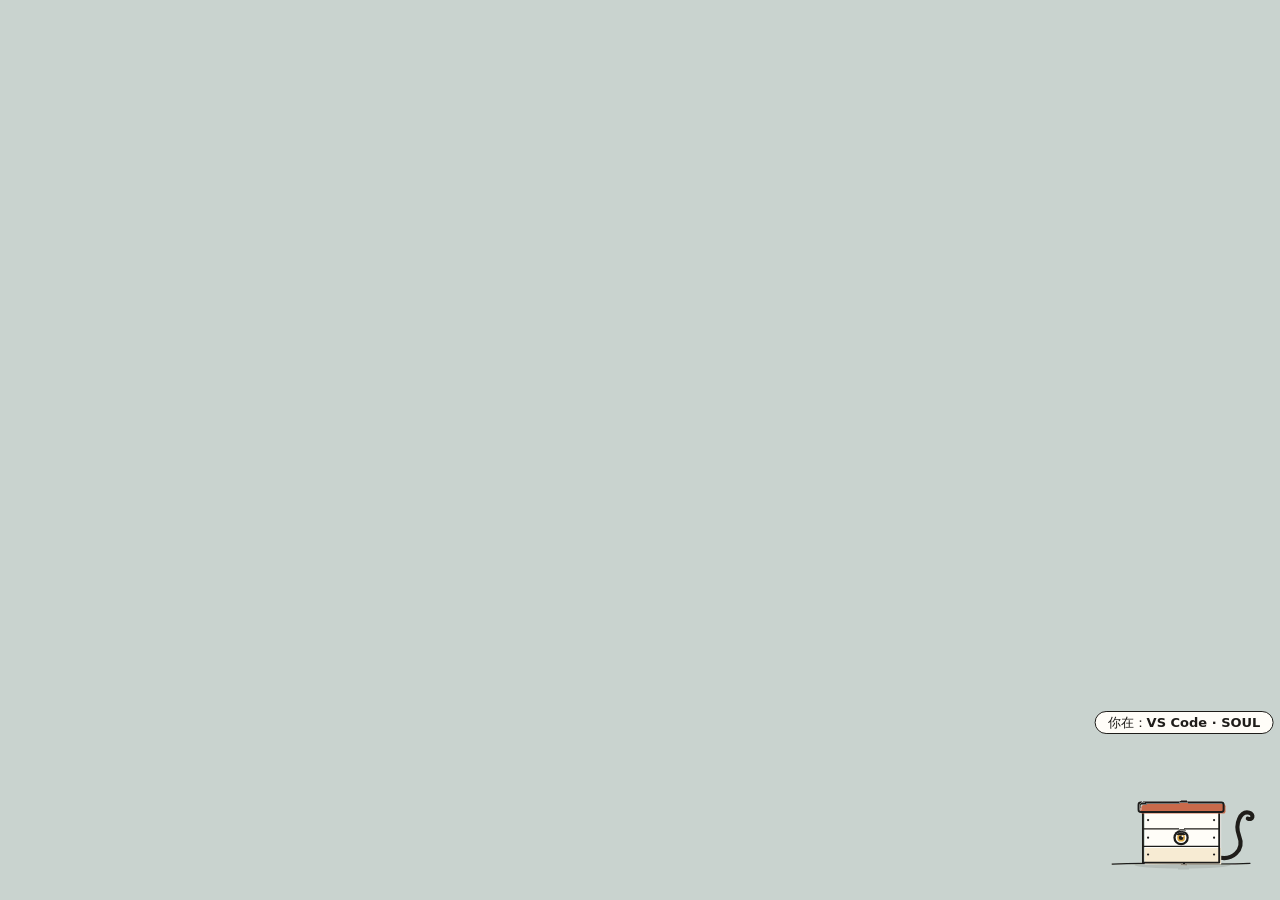
<file: app/ui/index.html>
<!doctype html>
<html lang="zh">
<head>
<meta charset="utf-8">
<meta name="viewport" content="width=device-width, initial-scale=1">
<title>ysoul</title>
<link rel="stylesheet" href="cat.css">
<link rel="stylesheet" href="app.css">
</head>
<body>
  <div id="defs"></div>
  <!-- 整块屏幕。箱子、猫、杯子由引擎放进来 -->
  <main id="stage"></main>
  <!-- 此刻条：它认为你现在在干什么 -->
  <div id="now" class="strip" hidden></div>
  <!-- 闲话和回话的气泡 -->
  <div id="bubble" class="pop chat" hidden></div>
  <!-- 它留在屏幕上的记号：夹在窗口上的条、圈、页边批注 -->
  <div id="marks"></div>
  <!-- 爪印：今天它动过手的事，一件一个 -->
  <div id="paws" hidden></div>
  <!-- 真全屏时它整个让开；有票等着，才在屏幕边上露半个头 -->
  <button id="peek" hidden aria-label="ysoul 有事等你">
    <svg viewBox="0 0 30 44" width="30" height="44"><path d="M30 6 L19 2 L17 12 C7 15 3 23 4 31 C5 38 12 42 30 42 Z" fill="var(--cat)"/><circle cx="19" cy="26" r="5.2" fill="var(--ochre)"/><circle cx="20" cy="26" r="2.6" fill="var(--ink)"/></svg>
  </button>
  <!-- 光标旁的一行字：不开对话框，就地问一句 -->
  <form id="quick" class="pop" hidden><textarea id="quick-in" rows="1" autocomplete="off" placeholder="问一句（回车发送，Shift+回车换行，Esc 收起）" aria-label="就地问 ysoul 一句"></textarea></form>
  <div id="answer" class="pop chat" hidden></div>
  <!-- 家的地图 -->
  <section id="map" class="pop" hidden aria-label="家的地图">
    <h4>家的地图</h4>
    <p class="hint">它在每个地方能做什么。点一格就改。没写的地方它能看不能动。</p>
    <table><thead><tr><th>地方</th><th>看</th><th>放</th><th>改</th><th>扔</th><th>运行</th></tr></thead><tbody id="map-rows"></tbody></table>
    <p class="hint" id="map-private"></p>
    <div class="foot"><button data-map="file">用编辑器打开</button><button data-map="close">关上</button></div>
  </section>
  <!-- 票：它要动这台机器之前递给你的。做什么、在哪、怎么撤回 -->
  <section id="ticket" class="pop" hidden aria-label="一张票">
    <h4 id="tk-title"></h4>
    <dl>
      <dt>在哪</dt><dd id="tk-place"></dd>
      <dt>撤回</dt><dd id="tk-undo"></dd>
    </dl>
    <details><summary>要运行的脚本</summary><pre id="tk-script"></pre></details>
    <pre id="tk-out" hidden></pre>
    <div class="foot">
      <button data-tk="do" class="go">做</button>
      <button data-tk="always" hidden>这个程序以后都行</button>
      <button data-tk="no">不做</button>
      <button data-tk="undo" hidden>撤回</button>
      <button data-tk="close" hidden>知道了</button>
      <span id="tk-more"></span>
    </div>
  </section>
  <!-- 箱子摊开 -->
  <section id="tray" class="pop" hidden aria-label="箱子里的东西">
    <div class="cols">
      <div class="col"><h5>此刻</h5><p id="tray-now">还不知道</p></div>
      <div class="col"><h5>身体</h5><p id="tray-body">—</p></div>
      <div class="col wide"><h5>今天</h5><ul id="tray-day"><li>还没有记下什么</li></ul></div>
      <div class="col wide" id="tray-done-col" hidden><h5>今天动过的手（点开能看、能撤回）</h5><ul id="tray-done"></ul></div>
    </div>
    <div class="foot">
      <button data-do="talk" class="go">聊聊</button>
      <button data-do="out">出来</button>
      <button data-do="map">家的地图</button>
      <button data-do="notes">你记了我什么</button>
      <button data-do="diary">今天的日记</button>
      <button data-do="dnd">这阵子别出声</button>
    </div>
  </section>
  <!-- 说话的地方 -->
  <section id="talk" class="pop" hidden aria-label="和 ysoul 说话">
    <div id="log" aria-live="polite"></div>
    <form id="form">
      <textarea id="input" rows="1" autocomplete="off" placeholder="说点什么（回车发送，Shift+回车换行，Esc 收起）" aria-label="对 ysoul 说的话"></textarea>
    </form>
  </section>
  <script src="skin.js"></script>
  <script src="catrig.js"></script>
  <script src="app.js"></script>
</body>
</html>
</file>
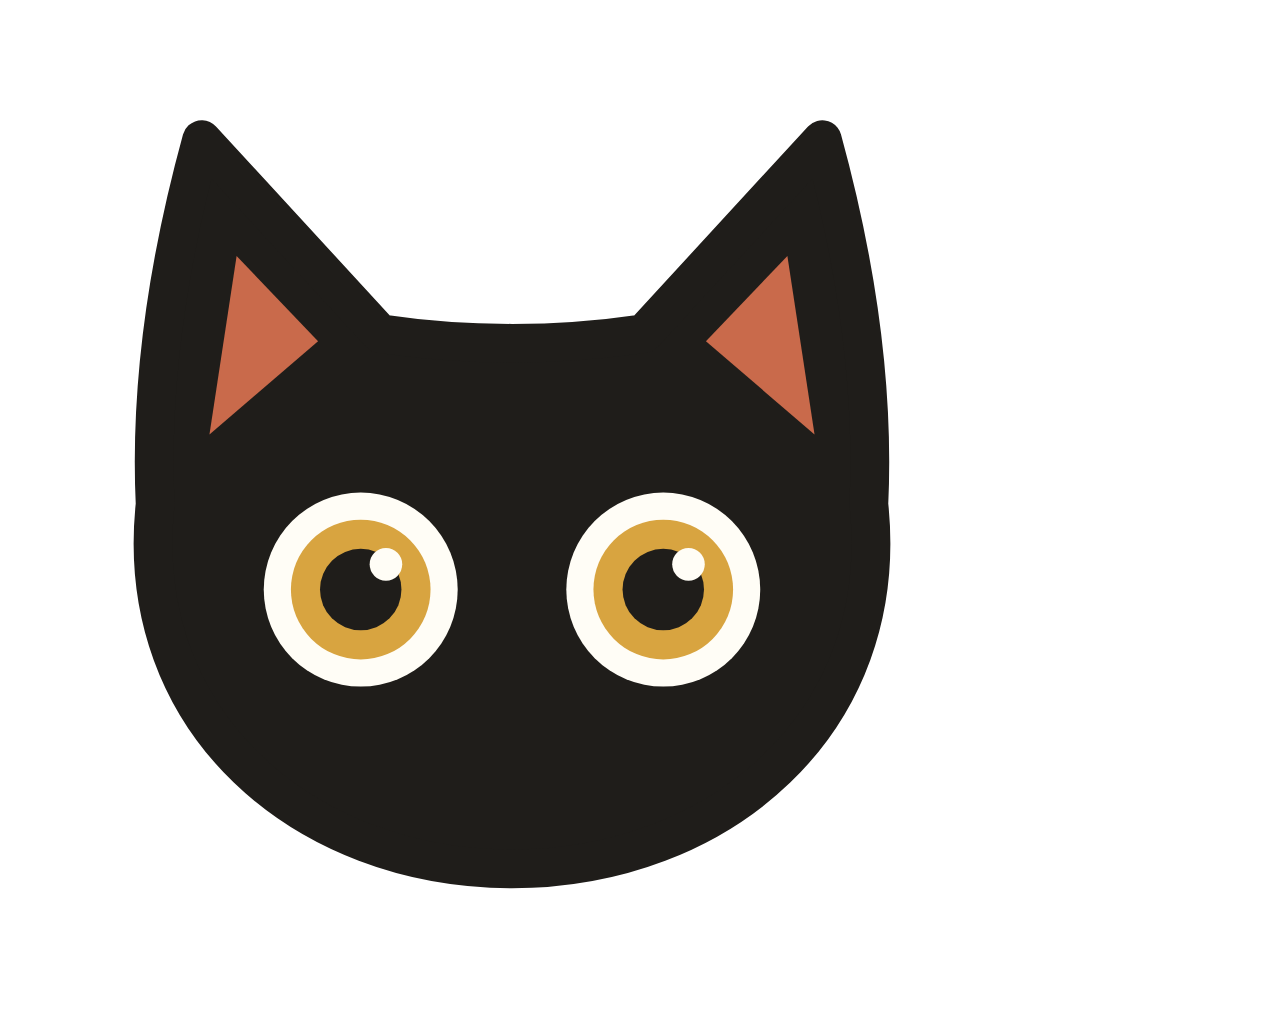
<file: app/art/icon.html>
<!doctype html><html><head><meta charset="utf-8"><style>html,body{margin:0;background:transparent}svg{display:block;width:1024px;height:1024px}</style></head><body>
<svg viewBox="-66 -74 132 132" xmlns="http://www.w3.org/2000/svg">
<path d="M-17 -31 L-40 -56 Q-47 -30.5 -46 -9 C-49 19.2 -26.68 38 0 38 C26.68 38 49 19.2 46 -9 Q47 -30.5 40 -56 L17 -31 Q0 -28.5 -17 -31 Z" fill="#1F1D1A" stroke="#1F1D1A" stroke-width="5" stroke-linejoin="round"/>
<path d="M-35.5 -41 L-25 -30 L-39 -18 Z" fill="#C96A4B"/><path d="M35.5 -41 L25 -30 L39 -18 Z" fill="#C96A4B"/>
<g><circle cx="-19.5" cy="2" r="12.5" fill="#FFFDF6"/><circle cx="-19.5" cy="2" r="9" fill="#D8A440"/><circle cx="-19.5" cy="2" r="5.25" fill="#1F1D1A"/><circle cx="-16.25" cy="-1.25" r="2.1" fill="#FFFDF6"/></g>
<g><circle cx="19.5" cy="2" r="12.5" fill="#FFFDF6"/><circle cx="19.5" cy="2" r="9" fill="#D8A440"/><circle cx="19.5" cy="2" r="5.25" fill="#1F1D1A"/><circle cx="22.75" cy="-1.25" r="2.1" fill="#FFFDF6"/></g>
</svg></body></html>
</file>
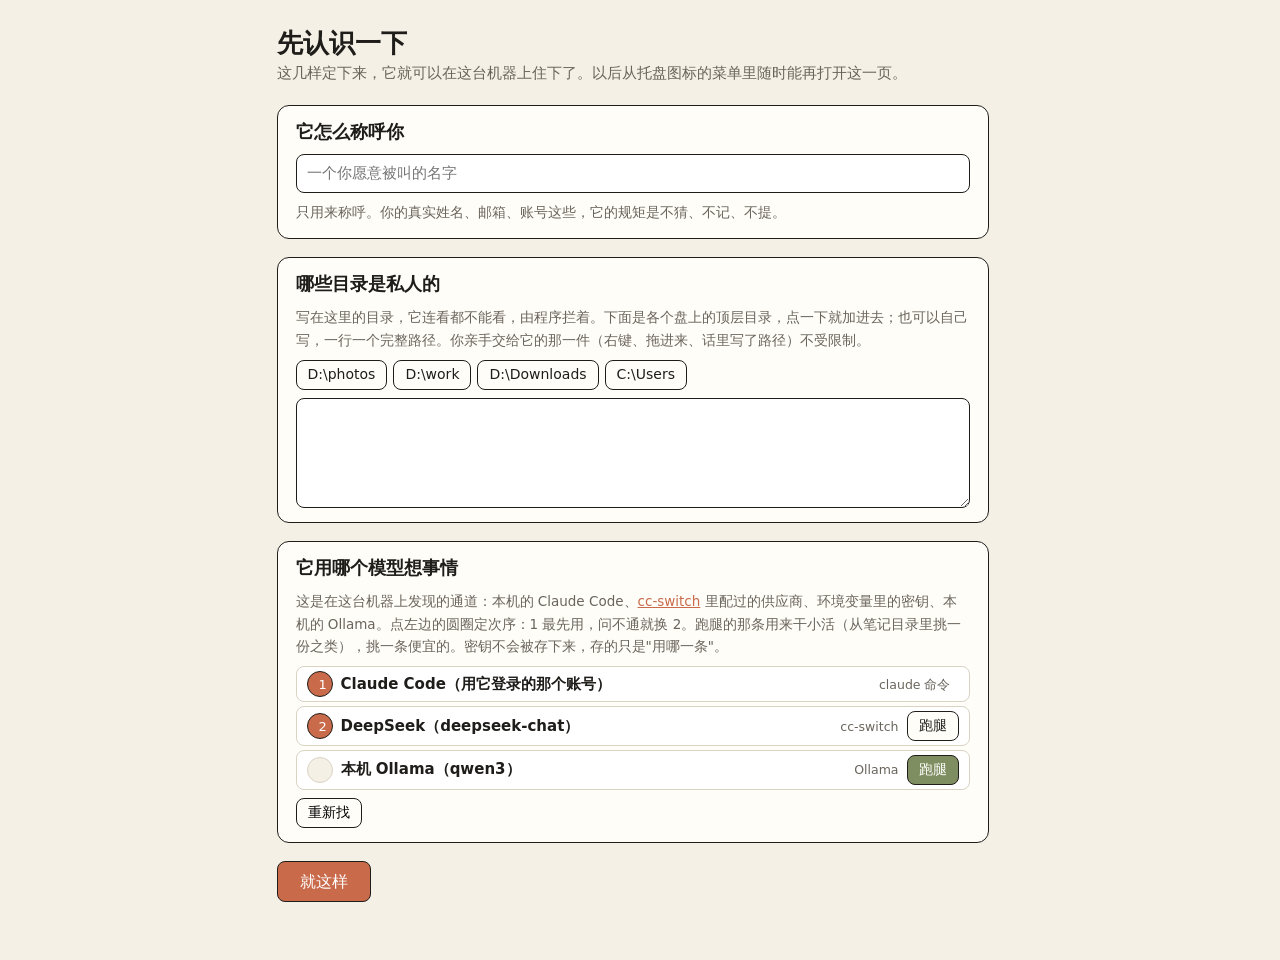
<file: app/ui/setup.html>
<!doctype html>
<html lang="zh">
<head>
<meta charset="utf-8">
<meta name="viewport" content="width=device-width, initial-scale=1">
<title>ysoul · 设置</title>
<style>
  :root { --paper: #F4F0E6; --wash: #FFFDF8; --ink: #1F1D1A; --muted: #6A655C; --line: #DAD3C4; --clay: #C96A4B; --olive: #7F8E60;
    --serif: "Noto Serif SC", "Songti SC", "SimSun", serif; --sans: "Noto Sans SC", "Microsoft YaHei UI", "Microsoft YaHei", system-ui, sans-serif; }
  * { box-sizing: border-box; }
  [hidden] { display: none !important; }
  html { scrollbar-gutter: stable; }
  body { margin: 0; background: var(--paper); color: var(--ink); font: 15px/1.7 var(--sans); }
  main { max-width: 760px; margin: 0 auto; padding-block: 26px 40px; padding-inline: 24px; display: flex; flex-direction: column; gap: 18px; }
  h1 { font: 600 26px var(--serif); margin: 0; }
  h2 { font: 600 18px var(--serif); margin: 0 0 2px; }
  p { margin: 0; }
  .lead { color: var(--muted); }
  section { background: var(--wash); border: 1.5px solid var(--ink); border-radius: 12px; padding: 14px 18px; display: flex; flex-direction: column; gap: 8px; }
  .why { color: var(--muted); font-size: 13.5px; }
  input[type=text], textarea { font: inherit; color: var(--ink); background: #fff; border: 1.5px solid var(--ink); border-radius: 8px; padding: 6px 10px; width: 100%; }
  textarea { min-height: 110px; resize: vertical; font-family: "Cascadia Mono", Consolas, monospace; font-size: 13.5px; }
  .chips { display: flex; flex-wrap: wrap; gap: 6px; }
  .chips button, .row button, footer button { font: inherit; font-size: 14px; background: var(--wash); border: 1.5px solid var(--ink); border-radius: 8px; padding: 2px 11px; cursor: pointer; color: var(--ink); }
  .chips button.on { background: var(--ink); color: var(--wash); }
  .list { display: flex; flex-direction: column; gap: 4px; max-height: 250px; overflow-y: auto; }
  .row { display: grid; grid-template-columns: auto 1fr auto auto; gap: 8px; align-items: center; border: 1px solid var(--line); border-radius: 8px; padding: 4px 10px; background: #fff; }
  .row b { font-weight: 600; overflow-wrap: anywhere; }
  .row small { color: var(--muted); }
  .row .n { width: 26px; height: 26px; border-radius: 999px; background: var(--paper); border: 1px solid var(--line); display: grid; place-items: center; font-size: 13px; }
  .row.strong .n { background: var(--clay); color: #fff; border-color: var(--ink); }
  .row button.on { background: var(--olive); color: #fff; }
  footer { display: flex; align-items: center; gap: 12px; }
  footer button { background: var(--clay); color: #fff; padding: 6px 22px; font-size: 16px; }
  #saved { color: var(--olive); }
  code { background: var(--paper); border: 1px solid var(--line); border-radius: 5px; padding: 0 5px; font-size: 13px; }
  a { color: var(--clay); }
</style>
</head>
<body>
<main>
  <div>
    <h1>先认识一下</h1>
    <p class="lead">这几样定下来，它就可以在这台机器上住下了。以后从托盘图标的菜单里随时能再打开这一页。</p>
  </div>

  <section>
    <h2>它怎么称呼你</h2>
    <input type="text" id="owner" placeholder="一个你愿意被叫的名字" maxlength="24">
    <p class="why">只用来称呼。你的真实姓名、邮箱、账号这些，它的规矩是不猜、不记、不提。</p>
  </section>

  <section>
    <h2>哪些目录是私人的</h2>
    <p class="why">写在这里的目录，它连看都不能看，由程序拦着。下面是各个盘上的顶层目录，点一下就加进去；也可以自己写，一行一个完整路径。你亲手交给它的那一件（右键、拖进来、话里写了路径）不受限制。</p>
    <div class="chips" id="suggest"></div>
    <textarea id="private" spellcheck="false"></textarea>
  </section>

  <section>
    <h2>它用哪个模型想事情</h2>
    <p class="why">这是在这台机器上发现的通道：本机的 Claude Code、<a href="https://github.com/farion1231/cc-switch" target="_blank">cc-switch</a> 里配过的供应商、环境变量里的密钥、本机的 Ollama。点左边的圆圈定次序：1 最先用，问不通就换 2。跑腿的那条用来干小活（从笔记目录里挑一份之类），挑一条便宜的。密钥不会被存下来，存的只是"用哪一条"。</p>
    <div class="list" id="channels"></div>
    <p class="why" id="nochannel" hidden>一条都没发现。最省事的办法：装一个 cc-switch，在里面配一条供应商（它支持各家的入口和密钥），再回到这里点"重新找"。或者设好 <code>OPENAI_API_KEY</code>、<code>ANTHROPIC_API_KEY</code> 这样的环境变量。</p>
    <div><button id="rescan" class="chips" style="font:inherit;font-size:14px;background:var(--wash);border:1.5px solid var(--ink);border-radius:8px;padding:2px 11px;cursor:pointer">重新找</button></div>
  </section>

  <section id="birth" hidden>
    <h2>最后一步：让它认识这台电脑</h2>
    <p class="why">它会把这台电脑清点一遍（装了哪些软件、有哪些项目、开机启动了什么），存成清单，然后写下它的第一批笔记。上面列为私人的目录它不会进去看。大约十分钟，会打开一个终端窗口显示进度，期间你可以照常用电脑。只需要做这一次。</p>
    <div><button id="born" style="font:inherit;font-size:16px;background:var(--clay);color:#fff;border:1.5px solid var(--ink);border-radius:8px;padding:6px 22px;cursor:pointer">开始</button> <span class="why" id="born-msg"></span></div>
  </section>

  <footer>
    <button id="save">就这样</button>
    <span id="saved" hidden>存好了。它在桌面右下角的箱子里。</span>
  </footer>
  <p class="why" id="home"></p>
</main>
<script>
(function () {
  'use strict';
  var T = window.__TAURI__ || null, $ = function (id) { return document.getElementById(id); };
  var strong = [], cheap = null, all = [], born = true;
  function lines() { return $('private').value.split('\n').map(function (s) { return s.trim(); }).filter(Boolean); }
  function drawSuggest(dirs) {
    var box = $('suggest'); box.textContent = '';
    dirs.forEach(function (d) {
      var b = document.createElement('button'); b.textContent = d; b.className = lines().indexOf(d) >= 0 ? 'on' : '';
      b.onclick = function () { var cur = lines(), i = cur.indexOf(d); if (i >= 0) cur.splice(i, 1); else cur.push(d); $('private').value = cur.join('\n'); drawSuggest(dirs); };
      box.appendChild(b);
    });
  }
  function drawChannels() {
    var box = $('channels'); box.textContent = ''; $('nochannel').hidden = all.length > 0;
    all.forEach(function (c) {
      var row = document.createElement('div'), n = strong.indexOf(c.id); row.className = 'row' + (n >= 0 ? ' strong' : '');
      var num = document.createElement('button'); num.className = 'n'; num.textContent = n >= 0 ? n + 1 : ''; num.title = '点一下：排进强模型的次序，或者拿出来';
      num.onclick = function () { var i = strong.indexOf(c.id); if (i >= 0) strong.splice(i, 1); else strong.push(c.id); drawChannels(); };
      var name = document.createElement('b'); name.textContent = c.name;
      var src = document.createElement('small'); src.textContent = c.source;
      var ch = document.createElement('button'); ch.textContent = '跑腿'; ch.className = cheap === c.id ? 'on' : ''; ch.hidden = c.wire === 'ClaudeCode';
      ch.onclick = function () { cheap = cheap === c.id ? null : c.id; drawChannels(); };
      row.appendChild(num); row.appendChild(name); row.appendChild(src); row.appendChild(ch); box.appendChild(row);
    });
  }
  function load() {
    if (!T) {     // 不带后端的预览
      $('owner').value = ''; drawSuggest(['D:\\photos', 'D:\\work', 'D:\\Downloads', 'C:\\Users']);
      all = [{ id: 'claude-code', name: 'Claude Code（用它登录的那个账号）', source: 'claude 命令', wire: 'ClaudeCode' }, { id: 'a', name: 'DeepSeek（deepseek-chat）', source: 'cc-switch', wire: 'Anthropic' }, { id: 'b', name: '本机 Ollama（qwen3）', source: 'Ollama', wire: 'OpenAI' }]; strong = ['claude-code', 'a']; cheap = 'b'; drawChannels(); return;
    }
    T.core.invoke('setup_load').then(function (s) {
      $('owner').value = s.owner || ''; $('private').value = (s.private_dirs || []).join('\n'); drawSuggest(s.suggest || []);
      all = s.channels || []; strong = s.strong || []; cheap = s.cheap || null; drawChannels();
      born = !!s.born; $('home').textContent = '它的记忆和设置存在：' + s.home;
    });
  }
  $('private').addEventListener('input', function () { Array.prototype.forEach.call($('suggest').children, function (b) { b.className = lines().indexOf(b.textContent) >= 0 ? 'on' : ''; }); });
  $('rescan').onclick = load;
  $('save').onclick = function () {
    var done = T ? T.core.invoke('setup_save', { owner: $('owner').value.trim(), privateDirs: lines(), strong: strong, cheap: cheap }) : Promise.resolve();
    done.then(function () {
      $('saved').hidden = false;
      // 还没初始化过：存好之后不关窗口，把最后一步亮出来
      if (!born) { $('saved').textContent = '存好了。还差最后一步，见上面。'; $('birth').hidden = false; $('birth').scrollIntoView({ behavior: 'smooth' }); }
      else setTimeout(function () { if (T) T.window.getCurrentWindow().hide(); }, 1400);
    }, function (e) { $('saved').hidden = false; $('saved').textContent = '没存成：' + e; });
  };
  $('born').onclick = function () {
    if (!T) { $('born-msg').textContent = '（预览里不会真的开始）'; return; }
    T.core.invoke('birth_start').then(function () { born = true; $('born').disabled = true; $('born-msg').textContent = '已经在另一个窗口里开始了。做完之后点一下右下角的箱子，选"聊聊"。这一页可以关了。'; }, function (e) { $('born-msg').textContent = String(e); });
  };
  if (!T && /fresh/.test(location.hash)) { born = false; }
  load();
})();
</script>
</body>
</html>
</file>
<file: app/ui/cat.css>
/* 由 app/tools/extract-cat.mjs 从 design/ysoul-surface-lab.html 生成，不要手改。 */
/* ── 箱子 ── */
.box{position:absolute;width:13cqw;z-index:20;cursor:grab;touch-action:none;outline:none}
.box svg{width:100%;height:auto;display:block;overflow:visible}
.box.drop svg{filter:drop-shadow(0 0 .5em var(--clay))}
.box .count{position:absolute;right:16%;bottom:12%;min-width:1.7em;height:1.7em;border-radius:1em;background:var(--clay);color:var(--white);border:1.5px solid var(--ink);display:grid;place-items:center;font-size:.85em;font-weight:600}
/* 猫出去了：箱子敞着，里面是空的 */
svg.empty .o-joy{display:none!important}
svg.empty .lid{animation:none!important;transform:rotate(62deg)!important}

/* ── 箱子外面的猫：姿态和位置都由脚本里的骨架逐帧算，这里只管几样小东西的显隐 ── */
.kitty{position:absolute;width:9.8cqw;z-index:25;cursor:grab;touch-action:none}
.kitty.gone{display:none}
.kitty.away{visibility:hidden}
.wnd>header,.bar{cursor:pointer}
.kitty.held{cursor:grabbing;z-index:40}
.kitty svg{width:100%;height:auto;display:block;overflow:visible}
.kq-card,.kq-shut{opacity:0;transition:opacity .16s}
.kitty[data-s=ask] .kq-card{opacity:1}
.kitty.shut .kq-shut{opacity:1}
.kq-ball,.kq-es{opacity:0;transition:opacity .2s}
.kitty[data-s=work] .kq-ball{opacity:1}
.kq-es{transform-box:fill-box;transform-origin:center}
.kitty.turn svg{transform-origin:50% 88%;animation:kqturn .34s ease-in-out}
@keyframes kqturn{0%,100%{transform:scaleX(1)}50%{transform:scaleX(.28)}}
.kitty[data-s=joy] .kq-es{opacity:1;animation:kqtw .55s ease-in-out infinite alternate}
@keyframes kqtw{from{scale:.65;rotate:0deg}to{scale:1.1;rotate:25deg}}
.kitty[data-s=loaf] .lidE,.kitty[data-s=no] .lidE,.kitty[data-s=work] .lidE,.kitty[data-s=held] .lidE,.kitty[data-s=joy] .lidE{animation:none}
/* 杯子：桌面上的一个独立物件，由脚本按刚体来算 */
.cupx{position:absolute;z-index:24;background:var(--sky);border:.14em solid var(--ink);border-radius:.2em;pointer-events:none;box-sizing:border-box}
.bar i.lit{background:var(--clay)}
</file>
<file: app/ui/app.css>
/* 桌面上的 ysoul：一层盖住整块屏幕的透明画布。猫和箱子的样式在 cat.css（由样稿生成），这里是其余部分。 */
:root {
  --paper: #F4F0E6; --wash: #FFFDF8; --ink: #1F1D1A; --muted: #6A655C; --line: #DAD3C4;
  --clay: #C96A4B; --olive: #7F8E60; --sky: #8DAEC8; --ochre: #D8A440; --heather: #B5A2C8;
  --cat: #1F1D1A; --white: #FFFDF6;
  --serif: "Noto Serif SC", "Songti SC", "SimSun", serif;
  --sans: "Noto Sans SC", "Microsoft YaHei UI", "Microsoft YaHei", system-ui, sans-serif;
  --kw: 100px; --bw: 132px; --ol: 0px;
}
* { box-sizing: border-box; }
html, body { height: 100%; margin: 0; background: transparent; overflow: hidden; }
body { font-family: var(--sans); font-size: 15px; line-height: 1.65; color: var(--ink); user-select: none; }
[hidden] { display: none !important; }
body.veil #stage, body.veil .pop, body.veil .strip { visibility: hidden; }

#stage { position: fixed; inset: 0; }
/* 样稿里猫和箱子的大小是按假桌面的宽度定的；真桌面上按固定的像素来 */
#stage .box { width: var(--bw); font-size: 14px; }
#stage .kitty { width: var(--kw); }
/* 描边：四个方向各投一道不带模糊的白影，合起来就是一圈白边。黑猫在深色的窗口上靠它才看得清 */
#stage .kitty.ol svg { filter: drop-shadow(var(--ol) 0 0 var(--white)) drop-shadow(calc(-1 * var(--ol)) 0 0 var(--white)) drop-shadow(0 var(--ol) 0 var(--white)) drop-shadow(0 calc(-1 * var(--ol)) 0 var(--white)); }
#stage .box { transition: translate .3s cubic-bezier(.3, 1.2, .5, 1); }
#stage .box.tucked { translate: var(--tuck, 0) 0; }
#stage .cupx { border-width: 2px; border-radius: 3px; }

.strip { position: fixed; z-index: 19; background: var(--wash); border: 1px solid var(--ink); border-radius: 999px; padding: 0 12px; white-space: nowrap; font-size: 13px; translate: -50% 0; pointer-events: none; }
.strip b { font-weight: 600; }

.pop { position: fixed; z-index: 30; background: var(--paper); border: 1.5px solid var(--ink); border-radius: 12px; box-shadow: 3px 3px 0 var(--ink); padding: 10px 14px; animation: in .26s cubic-bezier(.3, 1.5, .5, 1); }
@keyframes in { from { opacity: 0; transform: translateY(8px) scale(.95); } to { opacity: 1; transform: none; } }
.pop.chat { font-family: var(--serif); border-radius: 18px 18px 3px 18px; background: var(--wash); box-shadow: none; padding: 7px 14px; max-width: 380px; user-select: text; white-space: pre-wrap; overflow-wrap: anywhere; transition: opacity 1.4s; }
.pop.chat.fade { opacity: 0; }
.pop.chat { cursor: pointer; }
.pop button { font: inherit; font-size: 14px; background: var(--wash); border: 1.5px solid var(--ink); border-radius: 8px; padding: 2px 11px; cursor: pointer; color: var(--ink); }
.pop button.go { background: var(--clay); color: var(--white); }
.pop button.on { background: var(--ink); color: var(--wash); }

#tray { width: 430px; }
#tray .cols { display: grid; grid-template-columns: 1fr 1fr; gap: 8px; }
#tray .col { border: 1px solid var(--line); border-radius: 8px; padding: 6px 10px; background: var(--wash); min-width: 0; }
#tray .col.wide { grid-column: 1 / -1; }
#tray h5 { margin: 0 0 2px; font-size: 13px; color: var(--muted); font-weight: 600; }
#tray p { margin: 0; }
#tray ul { margin: 0; padding: 0; list-style: none; max-height: 190px; overflow-y: auto; scrollbar-gutter: stable; font-size: 13.5px; }
#tray li { padding: 1px 0; white-space: nowrap; overflow: hidden; text-overflow: ellipsis; font-variant-numeric: tabular-nums; }
#tray-done li { cursor: pointer; }
#tray-done li:hover { text-decoration: underline; }
#tray-done li.failed { color: var(--clay); }
#tray-done li.undone { color: var(--muted); text-decoration: line-through; }
#paws .more { all: unset; cursor: pointer; font-size: 11.5px; color: var(--ink); background: var(--wash); border: 1px solid var(--ink); border-radius: 999px; padding: 0 5px; height: 16px; line-height: 16px; align-self: center; width: auto; }
#tray .foot { display: flex; flex-wrap: wrap; gap: 7px; margin-top: 10px; }

#ticket { width: 400px; border-style: dashed; background: var(--wash); user-select: text; }
#ticket h4 { margin: 0 0 4px; font-family: var(--serif); font-size: 17px; font-weight: 600; }
#ticket dl { margin: 0; display: grid; grid-template-columns: auto 1fr; gap: 1px 10px; font-size: 14px; }
#ticket dt { color: var(--muted); }
#ticket dd { margin: 0; overflow-wrap: anywhere; }
#ticket details { margin-top: 6px; font-size: 13px; color: var(--muted); }
#ticket summary { cursor: pointer; }
#ticket pre { margin: 4px 0 0; padding: 6px 8px; background: var(--paper); border: 1px solid var(--line); border-radius: 6px; font: 12.5px/1.5 "Cascadia Mono", Consolas, monospace; color: var(--ink); white-space: pre-wrap; overflow-wrap: anywhere; max-height: 150px; overflow-y: auto; }
#ticket .foot { display: flex; align-items: center; gap: 7px; margin-top: 9px; }
#ticket.admin h4::after { content: "要管理员权限"; margin-left: 8px; font: 12px var(--sans); color: var(--wash); background: var(--clay); border-radius: 999px; padding: 1px 8px; vertical-align: 2px; }
#tk-more { margin-left: auto; font-size: 12.5px; color: var(--muted); }

body.veil #marks, body.veil #paws { visibility: hidden; }

/* 夹在窗口上的条：一张小纸条，上头一个夹子，骑在窗口的上沿 */
.clip { position: fixed; z-index: 18; max-width: 300px; background: var(--wash); border: 1.5px solid var(--ink); border-radius: 3px 3px 9px 3px; padding: 7px 11px 4px; font-family: var(--serif); font-size: 14.5px; line-height: 1.45; cursor: pointer; box-shadow: 2px 2px 0 rgba(31, 29, 26, .25); }
.clip::before { content: ""; position: absolute; left: 14px; top: -7px; width: 22px; height: 12px; background: var(--clay); border: 1.5px solid var(--ink); border-radius: 3px; }

/* 圈：手画的一圈，点不着，不挡下面的东西 */
.ring { position: fixed; z-index: 17; pointer-events: none; }
.ring svg { position: absolute; inset: 0; width: 100%; height: 100%; overflow: visible; }
.ring ellipse { fill: none; stroke: var(--clay); stroke-width: 3; stroke-linecap: round; stroke-dasharray: 100; animation: draw .7s ease-out backwards; }
.ring ellipse + ellipse { stroke-width: 1.6; opacity: .7; animation-delay: .25s; }
@keyframes draw { from { stroke-dashoffset: 100; } }
/* 页边批注：一道竖括线，旁边一句 */
.ring.aside svg { display: none; }
.ring.aside::before { content: ""; position: absolute; left: -9px; top: 0; bottom: 0; width: 5px; border: 2.5px solid var(--clay); border-right: 0; border-radius: 5px 0 0 5px; }
.mark-say { position: fixed; z-index: 18; max-width: 260px; background: var(--wash); border: 1.5px solid var(--clay); border-radius: 10px; padding: 2px 10px; font-family: var(--serif); font-size: 14.5px; cursor: pointer; }

/* 爪印 */
#paws { position: fixed; z-index: 19; display: flex; gap: 3px; }
#paws button { all: unset; cursor: pointer; width: 20px; height: 20px; color: var(--ink); }
#paws button:nth-child(even) { translate: 0 -5px; }
#paws button.failed { color: var(--clay); }
#paws button.undone { opacity: .35; }
#paws svg { width: 100%; height: 100%; fill: currentColor; stroke: var(--white); stroke-width: 2.4; paint-order: stroke; stroke-linejoin: round; overflow: visible; }

#peek { all: unset; position: fixed; z-index: 40; right: 0; bottom: 22%; width: 30px; height: 44px; cursor: pointer; animation: peekin .5s cubic-bezier(.3, 1.4, .5, 1); }
@keyframes peekin { from { translate: 30px 0; } }

#quick { width: 380px; padding: 5px; border-radius: 16px; margin: 0; }
#quick-in { display: block; width: 100%; font: inherit; color: var(--ink); background: var(--wash); border: 0; border-radius: 12px; padding: 4px 10px; outline: none; resize: none; max-height: 9.9em; overflow-y: auto; }
#answer { z-index: 31; max-width: 420px; border-radius: 4px 18px 18px 18px; cursor: pointer; }
#answer.wait { color: var(--muted); }

#map { width: 520px; }
#map h4 { margin: 0; font-family: var(--serif); font-size: 17px; }
#map .hint { margin: 2px 0 6px; font-size: 12.5px; color: var(--muted); }
#map table { width: 100%; border-collapse: collapse; font-size: 13.5px; }
#map th { font-weight: 600; color: var(--muted); font-size: 12.5px; padding: 2px 4px; border-bottom: 1px solid var(--line); }
#map td { padding: 3px 4px; border-bottom: 1px solid var(--line); text-align: center; }
#map td:first-child, #map th:first-child { text-align: left; }
#map td:first-child b { display: block; font-weight: 600; overflow-wrap: anywhere; font-family: "Cascadia Mono", Consolas, monospace; font-size: 12.5px; }
#map td:first-child span { color: var(--muted); font-size: 12px; }
#map td button { all: unset; cursor: pointer; width: 24px; height: 22px; border-radius: 5px; color: var(--line); }
#map td button.yes { color: var(--olive); font-weight: 700; }
#map td button:hover { background: var(--paper); outline: 1px solid var(--line); }
#map .foot { display: flex; gap: 7px; margin-top: 8px; }

#talk { width: 460px; display: flex; flex-direction: column; gap: 8px; }
#tray, #talk, #map { max-height: calc(100vh - 24px); }
#map { overflow-y: auto; }
#ticket { z-index: 33; max-height: calc(100vh - 24px); overflow-y: auto; }
#answer { max-height: 60vh; overflow-y: auto; }
#log { overflow-y: auto; display: flex; flex-direction: column; gap: 8px; user-select: text; max-height: 300px; min-height: 0; flex: 0 1 auto; scrollbar-gutter: stable; }
#form { flex: none; }
#log:empty { display: none; }
#log p { margin: 0; white-space: pre-wrap; overflow-wrap: anywhere; }
#log .ys { font-family: var(--serif); font-size: 16px; }
#log .me { color: var(--muted); align-self: flex-end; text-align: right; max-width: 90%; }
#log .kept { color: var(--muted); font-size: 12.5px; white-space: nowrap; overflow: hidden; text-overflow: ellipsis; }
#log .err { color: var(--clay); font-size: 13.5px; }
#form { margin: 0; }
#input { width: 100%; font: inherit; color: var(--ink); background: var(--wash); border: 1.5px solid var(--ink); border-radius: 10px; padding: 8px 12px; outline: none; resize: none; display: block; max-height: 6.6em; overflow-y: auto; }
#input:focus { box-shadow: 3px 3px 0 var(--clay); }
#input:disabled { opacity: .6; }

@media (prefers-reduced-motion: reduce) { *, *::before, *::after { animation: none !important; transition: none !important; } }

/* 猫皮肤里的动画只该作用在猫和箱子身上；别的东西哪怕类名撞了也不跟着动 */
.pop, .pop *, .strip, #marks, #marks > *, #paws, #paws * { animation-name: none; }
.pop { animation-name: in; }
.ring ellipse { animation-name: draw; }
</file>
